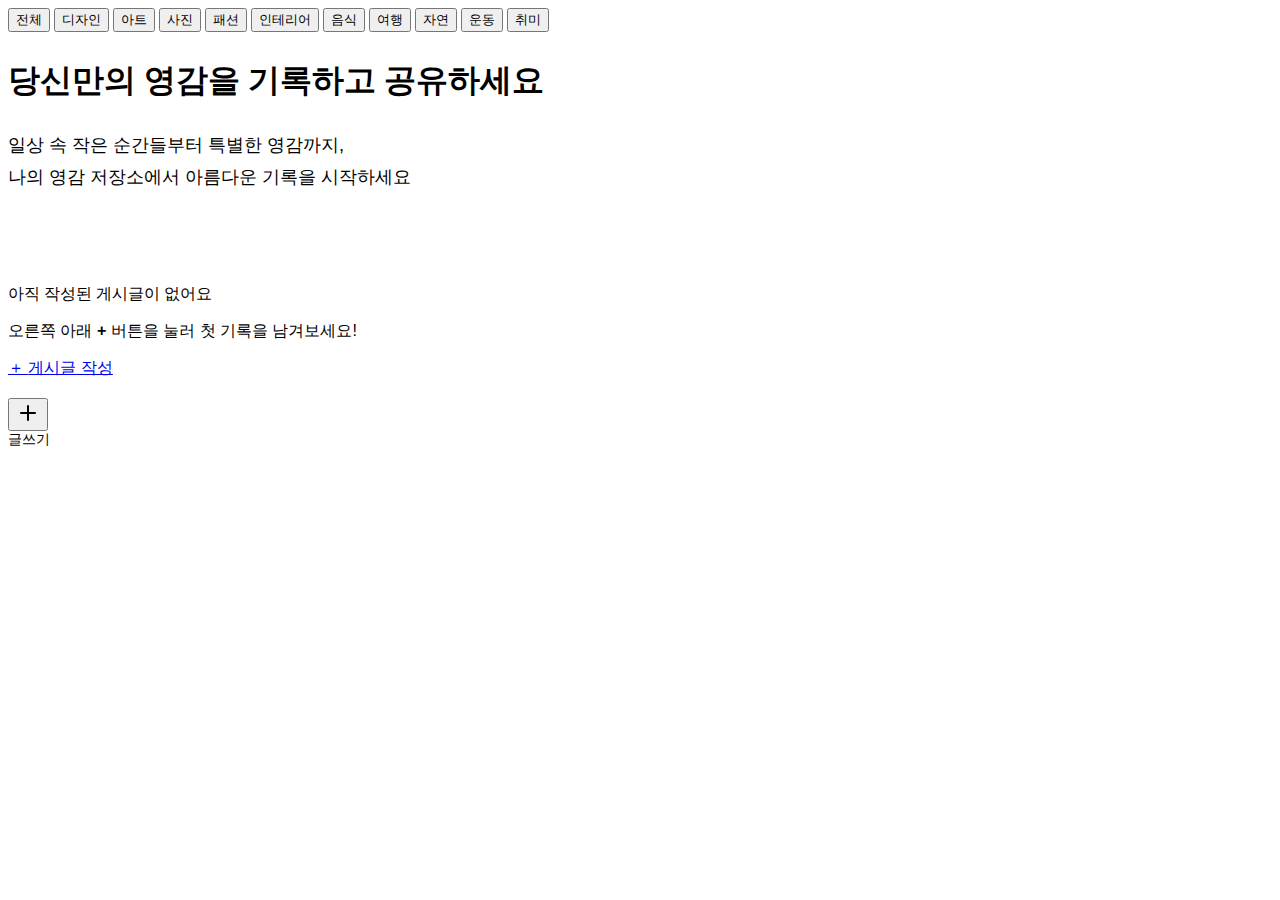
<file: src/main/resources/templates/index.html>
<!DOCTYPE html>
<html xmlns:th="http://www.thymeleaf.org" lang="ko">
<head th:replace="~{layout/header :: head}"></head>

<body class="min-h-screen bg-white">
<div th:replace="~{layout/header :: header}"></div>

<!-- ✅ 카테고리 바 (sticky 제거: 스크롤 내려도 따라오지 않음) -->
<div class="bg-white border-b border-[#E8D5C4]/30">
    <div class="max-w-[1800px] mx-auto px-6 py-4">
        <div class="flex gap-3 overflow-x-auto scrollbar-hide scroll-smooth">
            <button onclick="setActiveCategory('전체')"
                    class="category-btn flex-shrink-0 px-6 py-2 rounded-full transition-all duration-300 cursor-pointer bg-[#D4C4B0] text-white"
                    style="font-family: 'Noto Sans KR', sans-serif;"
                    data-category="전체">전체</button>

            <button onclick="setActiveCategory('디자인')"
                    class="category-btn flex-shrink-0 px-6 py-2 rounded-full transition-all duration-300 cursor-pointer bg-[#F9F6F1] text-[#8B7355] hover:bg-[#F0EBE3]"
                    style="font-family: 'Noto Sans KR', sans-serif;"
                    data-category="디자인">디자인</button>

            <button onclick="setActiveCategory('아트')"
                    class="category-btn flex-shrink-0 px-6 py-2 rounded-full transition-all duration-300 cursor-pointer bg-[#F9F6F1] text-[#8B7355] hover:bg-[#F0EBE3]"
                    style="font-family: 'Noto Sans KR', sans-serif;"
                    data-category="아트">아트</button>

            <button onclick="setActiveCategory('사진')"
                    class="category-btn flex-shrink-0 px-6 py-2 rounded-full transition-all duration-300 cursor-pointer bg-[#F9F6F1] text-[#8B7355] hover:bg-[#F0EBE3]"
                    style="font-family: 'Noto Sans KR', sans-serif;"
                    data-category="사진">사진</button>

            <button onclick="setActiveCategory('패션')"
                    class="category-btn flex-shrink-0 px-6 py-2 rounded-full transition-all duration-300 cursor-pointer bg-[#F9F6F1] text-[#8B7355] hover:bg-[#F0EBE3]"
                    style="font-family: 'Noto Sans KR', sans-serif;"
                    data-category="패션">패션</button>

            <button onclick="setActiveCategory('인테리어')"
                    class="category-btn flex-shrink-0 px-6 py-2 rounded-full transition-all duration-300 cursor-pointer bg-[#F9F6F1] text-[#8B7355] hover:bg-[#F0EBE3]"
                    style="font-family: 'Noto Sans KR', sans-serif;"
                    data-category="인테리어">인테리어</button>

            <button onclick="setActiveCategory('음식')"
                    class="category-btn flex-shrink-0 px-6 py-2 rounded-full transition-all duration-300 cursor-pointer bg-[#F9F6F1] text-[#8B7355] hover:bg-[#F0EBE3]"
                    style="font-family: 'Noto Sans KR', sans-serif;"
                    data-category="음식">음식</button>

            <button onclick="setActiveCategory('여행')"
                    class="category-btn flex-shrink-0 px-6 py-2 rounded-full transition-all duration-300 cursor-pointer bg-[#F9F6F1] text-[#8B7355] hover:bg-[#F0EBE3]"
                    style="font-family: 'Noto Sans KR', sans-serif;"
                    data-category="여행">여행</button>

            <button onclick="setActiveCategory('자연')"
                    class="category-btn flex-shrink-0 px-6 py-2 rounded-full transition-all duration-300 cursor-pointer bg-[#F9F6F1] text-[#8B7355] hover:bg-[#F0EBE3]"
                    style="font-family: 'Noto Sans KR', sans-serif;"
                    data-category="자연">자연</button>

            <button onclick="setActiveCategory('운동')"
                    class="category-btn flex-shrink-0 px-6 py-2 rounded-full transition-all duration-300 cursor-pointer bg-[#F9F6F1] text-[#8B7355] hover:bg-[#F0EBE3]"
                    style="font-family: 'Noto Sans KR', sans-serif;"
                    data-category="운동">운동</button>

            <button onclick="setActiveCategory('취미')"
                    class="category-btn flex-shrink-0 px-6 py-2 rounded-full transition-all duration-300 cursor-pointer bg-[#F9F6F1] text-[#8B7355] hover:bg-[#F0EBE3]"
                    style="font-family: 'Noto Sans KR', sans-serif;"
                    data-category="취미">취미</button>
        </div>
    </div>
</div>

<!-- ✅ 히어로 영역 -->
<div class="bg-gradient-to-b from-[#F9F6F1] to-white border-b border-[#E8D5C4]/30 relative">
    <div class="max-w-[1800px] mx-auto px-6 py-16 text-center">
        <h2 class="text-[#8B7355] mb-4"
            style="font-family: 'Playfair Display', serif; font-size: 2rem; font-weight: 600;">
            당신만의 영감을 기록하고 공유하세요
        </h2>
        <p class="text-[#A89080] max-w-2xl mx-auto"
           style="font-family: 'Noto Sans KR', sans-serif; font-size: 1.125rem; line-height: 1.8;">
            일상 속 작은 순간들부터 특별한 영감까지,<br />
            나의 영감 저장소에서 아름다운 기록을 시작하세요
        </p>
    </div>
    <div class="absolute bottom-0 left-0 right-0 h-20 overflow-hidden">
        <svg viewBox="0 0 1800 80" class="w-full h-full" preserveAspectRatio="none" style="display: block;">
            <path d="M 0,80 Q 900,0 1800,80 L 1800,80 L 0,80 Z" fill="white" />
        </svg>
    </div>
</div>

<main class="max-w-[1800px] mx-auto px-6 py-12">

    <!-- ✅ 게시글 없을 때(서버 렌더링) -->
    <div th:if="${posts == null or posts.isEmpty()}" class="text-center py-24">
        <p class="text-2xl font-semibold text-[#5A4D41]" style="font-family: 'Playfair Display', serif;">
            아직 작성된 게시글이 없어요
        </p>
        <p class="mt-3 text-[#8B7355]" style="font-family: 'Noto Sans KR', sans-serif;">
            오른쪽 아래 <b>+</b> 버튼을 눌러 첫 기록을 남겨보세요!
        </p>

        <div class="mt-8">
            <a href="/posts/create"
               class="inline-flex items-center gap-2 px-6 py-3 rounded-2xl bg-[#D4C4B0] text-white hover:bg-[#C9B5A0] transition"
               style="font-family: 'Noto Sans KR', sans-serif;">
                <span class="text-xl">＋</span>
                <span class="font-medium">게시글 작성</span>
            </a>
        </div>
    </div>

    <!-- ✅ 게시글 있을 때(서버 렌더링) -->
    <div th:if="${posts != null and !posts.isEmpty()}">
        <div id="masonryGrid" class="grid grid-cols-1 sm:grid-cols-2 md:grid-cols-3 lg:grid-cols-4 gap-6">

            <a th:each="post : ${posts}"
               th:if="${post != null and post.id != null}"
               th:href="@{/posts/{id}(id=${post.id})}"
               class="group relative overflow-hidden rounded-2xl cursor-pointer transition-all duration-500 hover:shadow-xl bg-[#F9F6F1] block">

                <img th:src="${post.imageUrl != null and !#strings.isEmpty(post.imageUrl)} ? @{${post.imageUrl}} : 'https://picsum.photos/400/600'"
                     th:alt="${post.title}"
                     class="w-full h-[320px] object-cover transition-transform duration-700 group-hover:scale-105"
                     style="display:block;"
                     onerror="this.onerror=null;this.src='https://picsum.photos/400/600';" />

                <div class="absolute inset-0 bg-gradient-to-t from-black/60 via-black/0 to-black/0 opacity-0 group-hover:opacity-100 transition-opacity duration-300">
                    <div class="absolute bottom-0 left-0 right-0 p-4">
                        <h3 class="text-white"
                            style="font-family: 'Noto Sans KR', sans-serif; font-weight: 600;"
                            th:text="${post.title}"></h3>
                    </div>
                </div>
            </a>

        </div>

        <div id="loadingIndicator" class="hidden flex justify-center items-center py-12">
            <div class="w-8 h-8 border-4 border-[#E8D5C4] border-t-[#D4C4B0] rounded-full animate-spin"></div>
        </div>
    </div>
</main>

<!-- ✅ 우하단 글쓰기 버튼 (이제 navigateToCreate 정의됨) -->
<div class="fixed bottom-8 right-8 z-50 group">
    <button type="button"
            onclick="navigateToCreate()"
            class="w-[100px] h-[100px] bg-[#D4C4B0] text-white rounded-full shadow-2xl hover:bg-[#C9B5A0] hover:scale-110 transition-all duration-300 flex items-center justify-center cursor-pointer"
            aria-label="Add new inspiration">
        <svg class="w-10 h-10 group-hover:rotate-90 transition-transform duration-300"
             xmlns="http://www.w3.org/2000/svg" width="24" height="24" viewBox="0 0 24 24"
             fill="none" stroke="currentColor" stroke-width="2" stroke-linecap="round" stroke-linejoin="round">
            <line x1="12" y1="5" x2="12" y2="19"></line>
            <line x1="5" y1="12" x2="19" y2="12"></line>
        </svg>
    </button>
    <div class="absolute bottom-full mb-4 left-1/2 -translate-x-1/2 px-4 py-2 bg-[#8B7355] text-white rounded-lg opacity-0 group-hover:opacity-100 transition-opacity pointer-events-none whitespace-nowrap"
         style="font-family: 'Noto Sans KR', sans-serif; font-size: 0.875rem;">
        글쓰기
    </div>
</div>

<!-- ✅ header에서 모달/공통스크립트 호출 -->
<div th:replace="~{layout/header :: searchModal}"></div>
<script th:replace="~{layout/header :: commonScript}"></script>

<!-- ✅ index 전용: 카테고리/무한스크롤 -->
<script th:inline="none">
    let currentPage = 1;
    let isLoading = false;
    let hasMore = true;
    let activeCategory = '전체';

    // ✅ 우하단 + 버튼 동작 (에러 해결 핵심)
    function navigateToCreate() {
        window.location.href = '/posts/create';
    }

    function escapeHtml(str) {
        return String(str ?? '')
            .replace(/&/g, '&amp;')
            .replace(/</g, '&lt;')
            .replace(/>/g, '&gt;')
            .replace(/"/g, '&quot;')
            .replace(/'/g, '&#39;');
    }

    // ✅ 카테고리/검색 결과 "게시글 없음" UI(작성 버튼 포함)
    function renderEmptyStateWithCta() {
        const masonryGrid = document.getElementById('masonryGrid');
        if (!masonryGrid) return;

        masonryGrid.innerHTML = `
            <div class="col-span-full text-center py-24">
                <p class="text-2xl font-semibold text-[#5A4D41]" style="font-family:'Playfair Display', serif;">
                    아직 작성된 게시글이 없어요
                </p>
                <p class="mt-3 text-[#8B7355]" style="font-family:'Noto Sans KR', sans-serif;">
                    오른쪽 아래 <b>+</b> 버튼을 눌러 첫 기록을 남겨보세요!
                </p>

                <div class="mt-8">
                    <a href="/posts/create"
                       class="inline-flex items-center gap-2 px-6 py-3 rounded-2xl bg-[#D4C4B0] text-white hover:bg-[#C9B5A0] transition"
                       style="font-family:'Noto Sans KR', sans-serif;">
                        <span class="text-xl">＋</span>
                        <span class="font-medium">게시글 작성</span>
                    </a>
                </div>
            </div>
        `;
    }

    function setActiveCategory(category) {
        activeCategory = category;

        document.querySelectorAll('.category-btn').forEach(btn => {
            btn.classList.remove('bg-[#D4C4B0]', 'text-white');
            btn.classList.add('bg-[#F9F6F1]', 'text-[#8B7355]', 'hover:bg-[#F0EBE3]');
        });

        const selectedBtn = document.querySelector(`.category-btn[data-category="${category}"]`);
        if (selectedBtn) {
            selectedBtn.classList.remove('bg-[#F9F6F1]', 'text-[#8B7355]', 'hover:bg-[#F0EBE3]');
            selectedBtn.classList.add('bg-[#D4C4B0]', 'text-white');
        }

        currentPage = 1;
        hasMore = true;

        loadPostsByCategory(category);
    }

    function loadPostsByCategory(category) {
        const loadingIndicator = document.getElementById('loadingIndicator');
        if (loadingIndicator) loadingIndicator.classList.remove('hidden');

        axios.get('/api/posts', {
            params: { category: category !== '전체' ? category : null }
        })
            .then(response => {
                const posts = response.data.content || response.data;
                renderPosts(posts);
            })
            .catch(error => console.error('게시물 로드 오류:', error))
            .finally(() => {
                if (loadingIndicator) loadingIndicator.classList.add('hidden');
            });
    }

    function renderPosts(posts) {
        const masonryGrid = document.getElementById('masonryGrid');
        if (!masonryGrid) return;

        if (!posts || posts.length === 0) {
            // ✅ 카테고리 필터로 0개가 되어도 검색 결과처럼 "작성 CTA" 보이게
            renderEmptyStateWithCta();
            return;
        }

        masonryGrid.innerHTML = posts
            .filter(p => p && p.id != null)
            .map(post => {
                const title = escapeHtml(post.title || '');
                const imageUrl = (post.imageUrl && post.imageUrl.trim())
                    ? post.imageUrl
                    : 'https://picsum.photos/400/600';

                return `
                    <a href="/posts/${post.id}"
                       class="group relative overflow-hidden rounded-2xl cursor-pointer transition-all duration-500 hover:shadow-xl bg-[#F9F6F1] block">
                        <img src="${imageUrl}"
                             alt="${title}"
                             class="w-full h-[320px] object-cover transition-transform duration-700 group-hover:scale-105"
                             style="display:block;"
                             onerror="this.onerror=null;this.src='https://picsum.photos/400/600';" />
                        <div class="absolute inset-0 bg-gradient-to-t from-black/60 via-black/0 to-black/0 opacity-0 group-hover:opacity-100 transition-opacity duration-300">
                            <div class="absolute bottom-0 left-0 right-0 p-4">
                                <h3 class="text-white" style="font-family:'Noto Sans KR', sans-serif; font-weight:600;">
                                    ${title}
                                </h3>
                            </div>
                        </div>
                    </a>
                `;
            }).join('');
    }

    function loadMorePosts() {
        if (isLoading || !hasMore) return;

        isLoading = true;
        const loadingIndicator = document.getElementById('loadingIndicator');
        if (loadingIndicator) loadingIndicator.classList.remove('hidden');

        axios.get('/api/posts', {
            params: {
                page: currentPage + 1,
                category: activeCategory !== '전체' ? activeCategory : null
            }
        })
            .then(response => {
                const posts = response.data.content || response.data;
                if (!posts || posts.length === 0) {
                    hasMore = false;
                } else {
                    currentPage++;
                    appendPosts(posts);
                }
            })
            .catch(error => console.error('추가 게시물 로드 오류:', error))
            .finally(() => {
                isLoading = false;
                if (loadingIndicator) loadingIndicator.classList.add('hidden');
            });
    }

    function appendPosts(posts) {
        const masonryGrid = document.getElementById('masonryGrid');
        if (!masonryGrid) return;

        const postsHTML = (posts || [])
            .filter(p => p && p.id != null)
            .map(post => {
                const title = escapeHtml(post.title || '');
                const imageUrl = (post.imageUrl && post.imageUrl.trim())
                    ? post.imageUrl
                    : 'https://picsum.photos/400/600';

                return `
                    <a href="/posts/${post.id}"
                       class="group relative overflow-hidden rounded-2xl cursor-pointer transition-all duration-500 hover:shadow-xl bg-[#F9F6F1] block">
                        <img src="${imageUrl}"
                             alt="${title}"
                             class="w-full h-[320px] object-cover transition-transform duration-700 group-hover:scale-105"
                             style="display:block;"
                             onerror="this.onerror=null;this.src='https://picsum.photos/400/600';" />
                        <div class="absolute inset-0 bg-gradient-to-t from-black/60 via-black/0 to-black/0 opacity-0 group-hover:opacity-100 transition-opacity duration-300">
                            <div class="absolute bottom-0 left-0 right-0 p-4">
                                <h3 class="text-white" style="font-family:'Noto Sans KR', sans-serif; font-weight:600;">
                                    ${title}
                                </h3>
                            </div>
                        </div>
                    </a>
                `;
            }).join('');

        masonryGrid.insertAdjacentHTML('beforeend', postsHTML);
    }

    window.addEventListener('scroll', function() {
        const scrollPosition = window.innerHeight + window.scrollY;
        const threshold = document.body.offsetHeight - 500;
        if (scrollPosition >= threshold) loadMorePosts();
    });
</script>
</body>
</html>
</file>
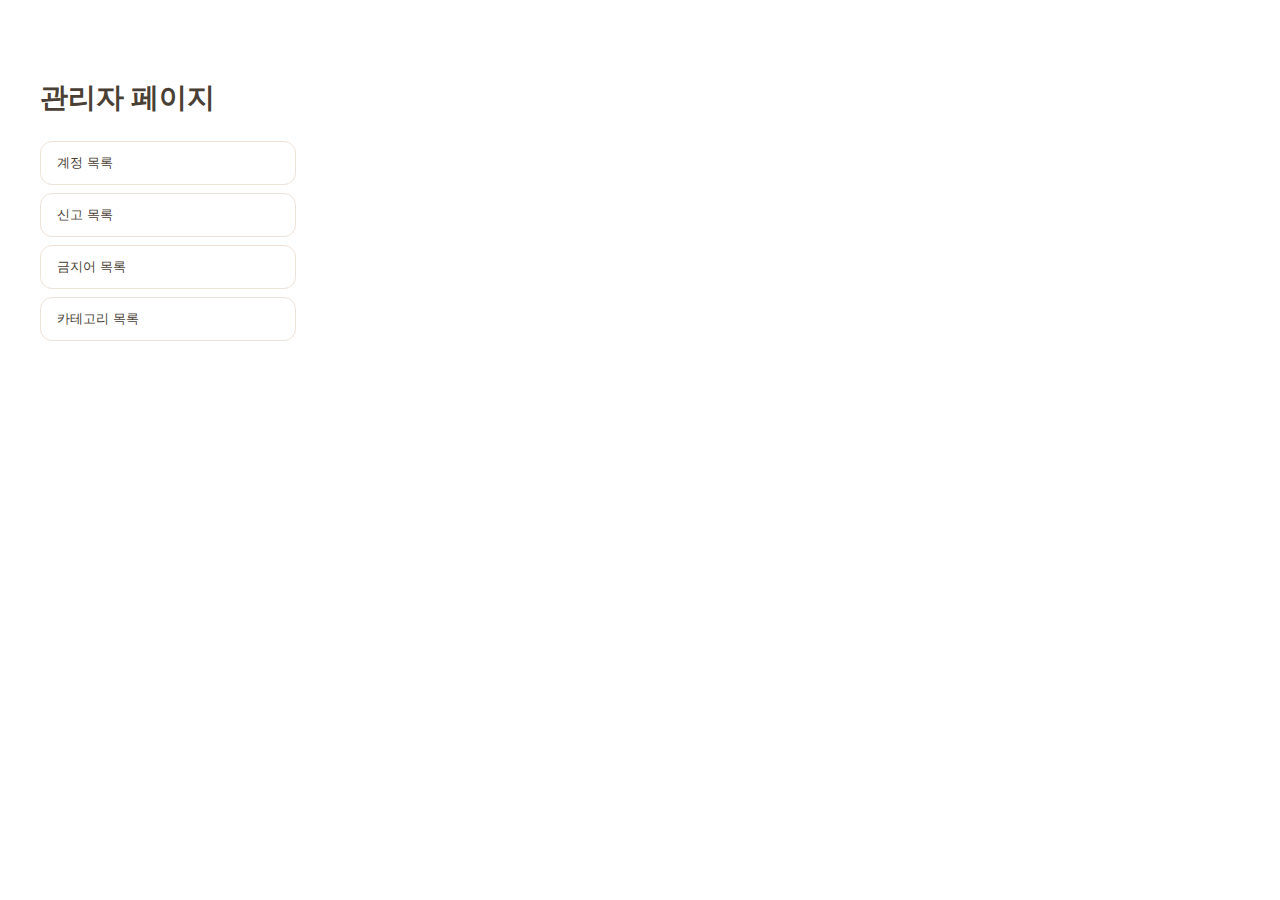
<file: src/main/resources/templates/admin/dashboard.html>
<!DOCTYPE html>
<html xmlns:th="http://www.thymeleaf.org"
      xmlns:sec="http://www.thymeleaf.org/extras/spring-security">
<head>
    <th:block th:replace="~{layout/header :: head}"></th:block>
    <style>
        .admin-container {
            max-width: 1200px;
            margin: 0 auto;
            padding: 3rem 1.5rem;
        }
        .admin-layout {
            display: flex;
            gap: 2rem;
        }
        .admin-sidebar {
            width: 16rem;
            flex-shrink: 0;
        }
        .admin-title {
            font-size: 1.75rem;
            font-weight: 600;
            color: #4a3f35;
            margin-bottom: 1.5rem;
        }
        .admin-menu {
            display: flex;
            flex-direction: column;
            gap: 0.5rem;
        }
        .admin-menu-item {
            display: block;
            width: 100%;
            padding: 0.75rem 1rem;
            text-align: left;
            background: #ffffff;
            border: 1px solid #eee1d5;
            border-radius: 0.75rem;
            cursor: pointer;
            color: #4a3f35;
            text-decoration: none;
        }
        .admin-menu-item.active {
            background: #4a3f35;
            color: white;
        }
        .admin-content {
            flex: 1;
        }
        .content-section {
            display: none;
        }
        .content-section.active {
            display: block;
        }
        .report-item, .word-item, .cat-item, .user-item {
            padding: 1.5rem;
            background: #fdfaf7;
            border: 1px solid #eee1d5;
            border-radius: 0.75rem;
            margin-bottom: 1rem;
        }
    </style>
</head>
<body class="bg-white">
<div th:replace="~{layout/header :: header}"></div>

<main class="admin-container">
    <div class="admin-layout">

        <aside class="admin-sidebar">
            <h2 class="admin-title">관리자 페이지</h2>
            <nav class="admin-menu">
                <button class="admin-menu-item"
                        onclick="showSection('users', event)">
                    계정 목록
                </button>
                <button class="admin-menu-item"
                        onclick="showSection('reports', event)">
                    신고 목록
                </button>
                <button class="admin-menu-item"
                        onclick="showSection('banned', event)">
                    금지어 목록
                </button>
                <button class="admin-menu-item"
                        onclick="showSection('categories', event)">
                    카테고리 목록
                </button>
            </nav>
        </aside>

        <div class="admin-content" id="scrollArea">

            <!--            <section id="users-section" class="content-section active">-->
            <!--                <h3 class="admin-title">계정 목록</h3>-->
            <!--                <div th:each="user : ${memberList}" class="user-item">-->
            <!--                    <div style="display: flex; justify-content: space-between;">-->
            <!--                        <div>-->
            <!--                            <strong th:text="${user.email}"></strong>-->
            <!--                            <p th:text="'이름: ' + ${user.name} + ' | 권한: ' + ${user.role}"-->
            <!--                               style="margin-top: 5px; color: #8a7e72;"></p>-->
            <!--                        </div>-->
            <!--                        <a th:href="@{/admin/user/delete(email=${user.email})}"-->
            <!--                           onclick="return confirm('삭제하시겠습니까?')"-->
            <!--                           style="color:#e74c3c; font-weight:bold;">-->
            <!--                            강퇴-->
            <!--                        </a>-->
            <!--                    </div>-->
            <!--                </div>-->
            <!--            </section>-->

            <section id="users-section" class="content-section">
                <h3 class="admin-title">계정 목록</h3>

                <div th:each="user : ${userList}" class="user-item" style="border-bottom: 1px solid #eee; padding: 10px 0;">
                    <div style="display: flex; justify-content: space-between; align-items: center;">
                        <div>
                            <strong th:text="${user.nickname}" style="font-size: 1.1em;">닉네임</strong>

                            <p style="margin-top: 5px; color: #8a7e72; font-size: 0.9em;">
                                상태: <span th:text="${user.status}"
                                          th:style="${user.status == 'SUSPENDED' ? 'color:#e74c3c; font-weight:bold;' : ''}"></span>

                                <span th:if="${user.suspension_end_date != null}"
                                      th:text="' | 종료일: ' + ${user.suspension_end_date}"></span>
                            </p>
                        </div>


                    </div>
                </div>
            </section>

            <section id="reports-section" class="content-section">
                <h3 class="admin-title">신고 목록</h3>

                <div style="display: flex; gap: 10px; margin-bottom: 25px;">
                    <a th:href="@{/admin/dashboard(section='reports', type='post')}"
                       th:style="${type == 'post' ? 'padding:0.6rem 1.2rem; background:#4a3f35; color:white; border-radius:0.5rem; text-decoration:none;' : 'padding:0.6rem 1.2rem; background:#f5f5f5; color:#4a3f35; border-radius:0.5rem; text-decoration:none; border:1px solid #ddd;'}">
                        📄 게시글 신고
                    </a>
                    <a th:href="@{/admin/dashboard(section='reports', type='comment')}"
                       th:style="${type == 'comment' ? 'padding:0.6rem 1.2rem; background:#4a3f35; color:white; border-radius:0.5rem; text-decoration:none;' : 'padding:0.6rem 1.2rem; background:#f5f5f5; color:#4a3f35; border-radius:0.5rem; text-decoration:none; border:1px solid #ddd;'}">
                        💬 댓글 신고
                    </a>
                </div>

                <div th:if="${type == 'post'}">
                    <h4 style="margin-bottom: 15px; color: #4a3f35;">📄 게시글 신고 내역</h4>
                    <div th:each="report : ${postReportList}" class="report-item">
                        <div style="display: flex; justify-content: space-between;">
                            <strong th:text="'게시글 신고 #' + ${report.reportId}"></strong>
                            <span th:text="${report.status}" style="color: #c33; font-weight: bold;"></span>
                        </div>
                        <p th:text="'사유: ' + ${report.reason}" style="margin-top:0.75rem; color: #8a7e72;"></p>
                        <form th:action="@{/admin/report/process}" method="post" style="margin-top: 1rem;">
                            <input type="hidden" name="reportId" th:value="${report.reportId}">
                            <input type="hidden" name="type" value="post">
                            <button name="action" value="APPROVE" style="padding:0.4rem 0.8rem; background:#4a3f35; color:white; border-radius:0.4rem; border:none; cursor:pointer;">승인(삭제)</button>
                        </form>
                    </div>

                    <div th:if="${postTotalPages > 0}" style="display: flex; justify-content: center; gap: 8px; margin-top: 25px;">
                        <a th:href="@{/admin/dashboard(postPage=${postCurrentPage - 1}, section='reports', type='post')}" th:if="${postCurrentPage > 0}" style="text-decoration: none; color: #4a3f35;">&lt; 이전</a>
                        <span th:each="i : ${#numbers.sequence(0, postTotalPages - 1)}">
                <a th:href="@{/admin/dashboard(postPage=${i}, section='reports', type='post')}" th:text="${i + 1}"
                   th:style="${i == postCurrentPage ? 'font-weight:bold; color:#c33; text-decoration: underline;' : 'text-decoration: none; color: #4a3f35;'}"></a>
            </span>
                        <a th:href="@{/admin/dashboard(postPage=${postCurrentPage + 1}, section='reports', type='post')}" th:if="${postCurrentPage < postTotalPages - 1}" style="text-decoration: none; color: #4a3f35;">다음 &gt;</a>
                    </div>
                </div>

                <div th:if="${type == 'comment'}">
                    <h4 style="margin-bottom: 15px; color: #4a3f35;">💬 댓글 신고 내역</h4>
                    <div th:each="cReport : ${commentReportList}" class="report-item">
                        <div style="display: flex; justify-content: space-between;">
                            <strong th:text="'댓글 신고 #' + ${cReport.reportId}"></strong>
                            <span th:text="${cReport.status}" style="color: #c33; font-weight: bold;"></span>
                        </div>
                        <p th:text="'사유: ' + ${cReport.reason}" style="margin-top:0.75rem; color: #8a7e72;"></p>
                        <form th:action="@{/admin/report/process}" method="post" style="margin-top: 1rem;">
                            <input type="hidden" name="reportId" th:value="${cReport.reportId}">
                            <input type="hidden" name="type" value="comment">
                            <button name="action" value="APPROVE" style="padding:0.4rem 0.8rem; background:#4a3f35; color:white; border-radius:0.4rem; border:none; cursor:pointer;">승인(삭제)</button>
                        </form>
                    </div>

                    <div th:if="${commentTotalPages > 0}" style="display: flex; justify-content: center; gap: 8px; margin-top: 25px;">
                        <a th:href="@{/admin/dashboard(commentPage=${commentCurrentPage - 1}, section='reports', type='comment')}" th:if="${commentCurrentPage > 0}" style="text-decoration: none; color: #4a3f35;">&lt; 이전</a>
                        <span th:each="i : ${#numbers.sequence(0, commentTotalPages - 1)}">
                <a th:href="@{/admin/dashboard(commentPage=${i}, section='reports', type='comment')}" th:text="${i + 1}"
                   th:style="${i == commentCurrentPage ? 'font-weight:bold; color:#c33; text-decoration: underline;' : 'text-decoration: none; color: #4a3f35;'}"></a>
            </span>
                        <a th:href="@{/admin/dashboard(commentPage=${commentCurrentPage + 1}, section='reports', type='comment')}" th:if="${commentCurrentPage < commentTotalPages - 1}" style="text-decoration: none; color: #4a3f35;">다음 &gt;</a>
                    </div>
                </div>
            </section>
            <!--            <section id="banned-section" class="content-section">-->
            <!--                <h3 class="admin-title">금지어 목록</h3>-->
            <!--                <a th:href="@{/admin/register(type='word')}"-->
            <!--                   style="display:inline-block; margin-bottom:1.5rem; color:#4a3f35; font-weight:bold;">-->
            <!--                    + 금지어 추가-->
            <!--                </a>-->
            <!--                <div th:each="word : ${wordList}"-->
            <!--                     class="word-item"-->
            <!--                     style="display:flex; justify-content:space-between;">-->
            <!--                    <span th:text="${word.word}"></span>-->
            <!--                    <div>-->
            <!--                        <a th:href="@{/admin/modify(type='word', id=${word.forbiddenwordId})}"-->
            <!--                           style="margin-right:10px; color:#4a3f35;">수정</a>-->
            <!--                        <a th:href="@{/admin/delete(type='word', id=${word.forbiddenwordId})}"-->
            <!--                           onclick="return confirm('삭제')"-->
            <!--                           style="color:#e74c3c;">삭제</a>-->
            <!--                    </div>-->
            <!--                </div>-->
            <!--            </section>-->

            <!--            <section id="categories-section" class="content-section">-->
            <!--                <h3 class="admin-title">카테고리 목록</h3>-->
            <!--                <a th:href="@{/admin/register(type='category')}"-->
            <!--                   style="display:inline-block; margin-bottom:1.5rem; color:#4a3f35; font-weight:bold;">-->
            <!--                    + 카테고리 추가-->
            <!--                </a>-->
            <!--                <div th:each="cat : ${categoryList}"-->
            <!--                     class="cat-item"-->
            <!--                     style="display:flex; justify-content:space-between;">-->
            <!--                    <span th:text="${cat.categoryName}"></span>-->
            <!--                    <div>-->
            <!--                        <a th:href="@{/admin/modify(type='category', id=${cat.categoryId})}"-->
            <!--                           style="margin-right:10px; color:#4a3f35;">수정</a>-->
            <!--                        <a th:href="@{/admin/delete(type='category', id=${cat.categoryId})}"-->
            <!--                           onclick="return confirm('삭제')"-->
            <!--                           style="color:#e74c3c;">삭제</a>-->
            <!--                    </div>-->
            <!--                </div>-->
            <!--            </section>-->

            <section id="banned-section" class="content-section">
                <h3 class="admin-title">금지어 목록</h3>
                <a th:href="@{/admin/register(type='word')}"
                   style="display:inline-block; margin-bottom:1.5rem; color:#4a3f35; font-weight:bold;">
                    + 금지어 추가
                </a>

                <div th:each="word : ${wordList}"
                     class="word-item"
                     style="display:flex; justify-content:space-between;">
                    <span th:text="${word.word}"></span>
                    <div>
                        <a th:href="@{/admin/modify(type='word', id=${word.forbiddenwordId})}"
                           style="margin-right:10px; color:#4a3f35;">수정</a>
                        <a th:href="@{/admin/delete(type='word', id=${word.forbiddenwordId})}"
                           onclick="return confirm('삭제')"
                           style="color:#e74c3c;">삭제</a>
                    </div>
                </div>

                <div th:if="${wordTotalPages > 0}" style="display: flex; justify-content: center; gap: 8px; margin-top: 25px;">
                    <a th:href="@{/admin/dashboard(wordPage=${wordCurrentPage - 1}, section='banned')}"
                       th:if="${wordCurrentPage > 0}" style="text-decoration: none; color: #4a3f35;">&lt; 이전</a>

                    <span th:each="i : ${#numbers.sequence(0, wordTotalPages - 1)}">
            <a th:href="@{/admin/dashboard(wordPage=${i}, section='banned')}" th:text="${i + 1}"
               th:style="${i == wordCurrentPage ? 'font-weight:bold; color:#c33; text-decoration: underline;' : 'text-decoration: none; color: #4a3f35;'}"></a>
        </span>

                    <a th:href="@{/admin/dashboard(wordPage=${wordCurrentPage + 1}, section='banned')}"
                       th:if="${wordCurrentPage < wordTotalPages - 1}" style="text-decoration: none; color: #4a3f35;">다음 &gt;</a>
                </div>
            </section>

            <section id="categories-section" class="content-section">
                <h3 class="admin-title">카테고리 목록</h3>
                <a th:href="@{/admin/register(type='category')}"
                   style="display:inline-block; margin-bottom:1.5rem; color:#4a3f35; font-weight:bold;">
                    + 카테고리 추가
                </a>

                <div th:each="cat : ${categoryList}"
                     class="cat-item"
                     style="display:flex; justify-content:space-between;">
                    <span th:text="${cat.categoryName}"></span>
                    <div>
                        <a th:href="@{/admin/modify(type='category', id=${cat.categoryId})}"
                           style="margin-right:10px; color:#4a3f35;">수정</a>
                        <a th:href="@{/admin/delete(type='category', id=${cat.categoryId})}"
                           onclick="return confirm('삭제')"
                           style="color:#e74c3c;">삭제</a>
                    </div>
                </div>

                <div th:if="${catTotalPages > 0}" style="display: flex; justify-content: center; gap: 8px; margin-top: 25px;">
                    <a th:href="@{/admin/dashboard(catPage=${catCurrentPage - 1}, section='categories')}"
                       th:if="${catCurrentPage > 0}" style="text-decoration: none; color: #4a3f35;">&lt; 이전</a>

                    <span th:each="i : ${#numbers.sequence(0, catTotalPages - 1)}">
            <a th:href="@{/admin/dashboard(catPage=${i}, section='categories')}" th:text="${i + 1}"
               th:style="${i == catCurrentPage ? 'font-weight:bold; color:#c33; text-decoration: underline;' : 'text-decoration: none; color: #4a3f35;'}"></a>
        </span>

                    <a th:href="@{/admin/dashboard(catPage=${catCurrentPage + 1}, section='categories')}"
                       th:if="${catCurrentPage < catTotalPages - 1}" style="text-decoration: none; color: #4a3f35;">다음 &gt;</a>
                </div>
            </section>

        </div>
    </div>
</main>

<!--<script th:inline="javascript">-->
<!--    // 탭 전환 함수-->
<!--    function showSection(sectionId, event) {-->
<!--        // 모든 섹션 숨기기-->
<!--        document.querySelectorAll('.content-section')-->
<!--            .forEach(s => s.classList.remove('active'));-->

<!--        // 선택한 섹션만 보이기-->
<!--        const targetSection = document.getElementById(sectionId + '-section');-->
<!--        if (targetSection) {-->
<!--            targetSection.classList.add('active');-->
<!--        }-->

<!--        // 모든 버튼 비활성화-->
<!--        document.querySelectorAll('.admin-menu-item')-->
<!--            .forEach(item => item.classList.remove('active'));-->

<!--        // 클릭된 버튼만 활성화-->
<!--        if(event && event.currentTarget) {-->
<!--            event.currentTarget.classList.add('active');-->
<!--        }-->
<!--    }-->

<!--    // 페이지 로드 시 실행-->
<!--    window.onload = function() {-->
<!--        // 1. [추가] 중복 오류 메시지 알림 처리-->
<!--        const errorMsg = [[${error}]];-->
<!--        if (errorMsg) {-->
<!--            alert(errorMsg); // "이미 존재하는 카테고리입니다" 등의 메시지 출력-->
<!--        }-->

<!--        // 2. [추가] 일반 처리 완료 메시지 (선택 사항)-->
<!--        const result = [[${result}]];-->
<!--        if (result === 'success') {-->
<!--            alert("정상적으로 등록되었습니다.");-->
<!--        }-->

<!--        // 3. 기존 탭 유지 로직-->
<!--        const urlParams = new URLSearchParams(window.location.search);-->
<!--        const section = urlParams.get('section');-->

<!--        if (section) {-->
<!--            showSection(section);-->

<!--            document.querySelectorAll('.admin-menu-item').forEach(btn => {-->
<!--                const onclickAttr = btn.getAttribute('onclick');-->
<!--                if (onclickAttr && onclickAttr.includes("'" + section + "'")) {-->
<!--                    btn.classList.add('active');-->
<!--                } else {-->
<!--                    btn.classList.remove('active');-->
<!--                }-->
<!--            });-->
<!--        }-->
<!--    };-->
<!--</script>-->

<script th:inline="javascript">
    function showSection(sectionId, event) {
        // 1. 모든 섹션 숨기기
        document.querySelectorAll('.content-section').forEach(s => {
            s.classList.remove('active');
            s.style.display = 'none'; // 확실하게 숨김
        });

        // 2. 선택한 섹션만 보이기
        const targetSection = document.getElementById(sectionId + '-section');
        if (targetSection) {
            targetSection.classList.add('active');
            targetSection.style.display = 'block'; // 확실하게 표시
        }

        // 3. 버튼 활성화 상태 변경
        document.querySelectorAll('.admin-menu-item').forEach(item => item.classList.remove('active'));

        // 클릭 이벤트가 있으면 해당 버튼 활성화, 없으면 ID로 찾아서 활성화
        if(event && event.currentTarget) {
            event.currentTarget.classList.add('active');
        } else {
            const buttons = document.querySelectorAll('.admin-menu-item');
            buttons.forEach(btn => {
                if (btn.getAttribute('onclick') && btn.getAttribute('onclick').includes("'" + sectionId + "'")) {
                    btn.classList.add('active');
                }
            });
        }
    }

    window.onload = function() {
        // [순서 중요!] 1. 섹션을 먼저 화면에 그립니다.
        const urlParams = new URLSearchParams(window.location.search);
        const section = urlParams.get('section') || 'users';
        showSection(section);

        // [순서 중요!] 2. 섹션이 보이고 난 뒤에 알림창을 띄웁니다.
        const errorMsg = [[${error}]];
        if (errorMsg) {
            // setTimeout을 써서 브라우저가 화면을 그릴 시간을 줍니다.
            setTimeout(() => {
                alert(errorMsg);
            }, 100);
        }

        const result = [[${result}]];
        if (result === 'success') {
            setTimeout(() => {
                alert("정상적으로 처리되었습니다.");
            }, 100);
        }
    };
</script>
</body>
</html>
</file>
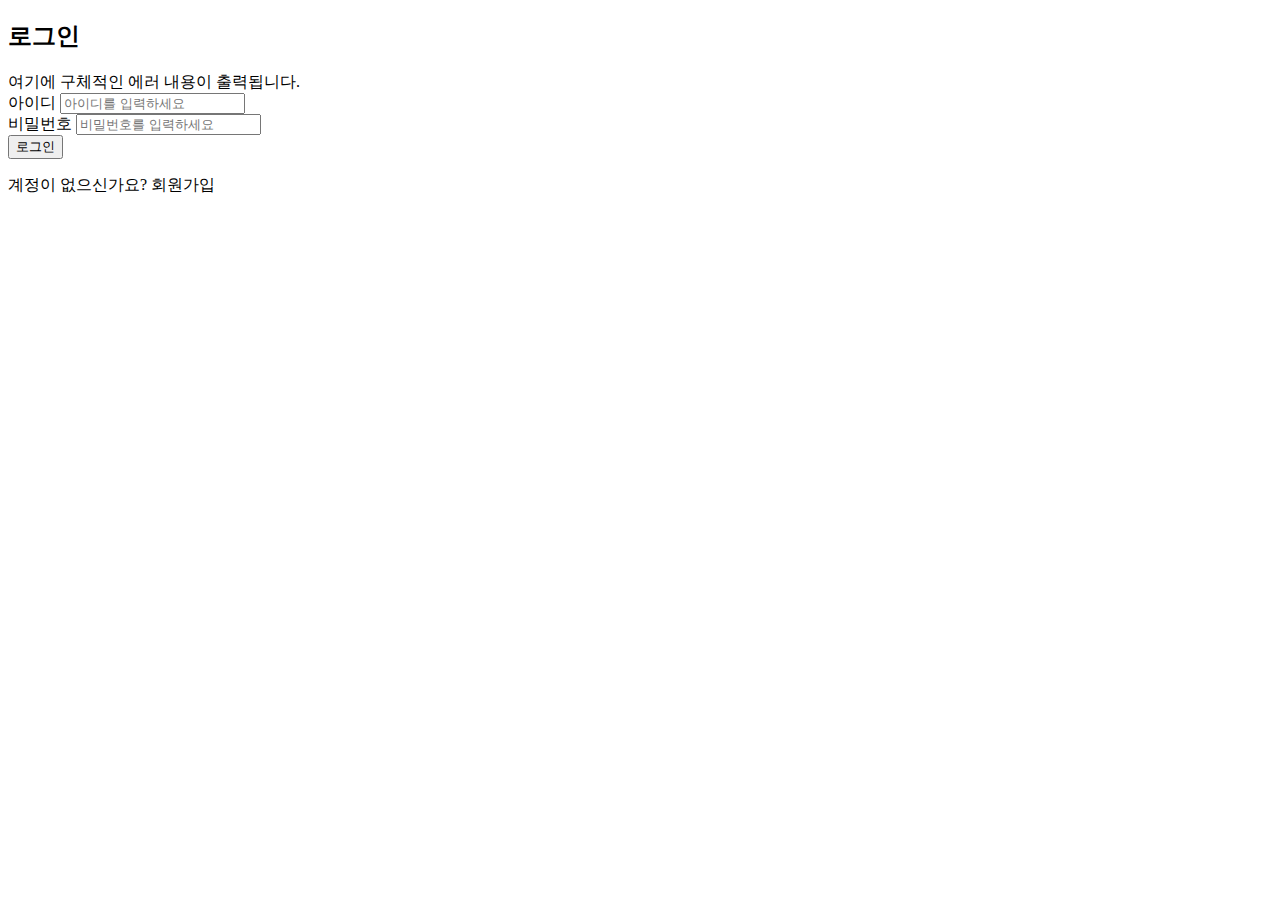
<file: src/main/resources/templates/user/login.html>
<!DOCTYPE html>
<html xmlns:th="http://www.thymeleaf.org">
<head>
    <th:block th:replace="~{layout/header :: head}"></th:block>
    <title>로그인 - 나의 스티커 다이어리</title>
</head>
<body class="bg-[#F9F6F1]"> <div th:replace="~{layout/header :: header}"></div>

<div class="flex items-center justify-center min-h-[calc(100vh-72px)]">
    <div class="w-full max-w-md p-8 bg-white rounded-2xl shadow-sm border border-[#E8D5C4]/30">
        <h2 class="text-3xl font-serif text-[#5A4D41] text-center mb-8" style="font-family: 'Playfair Display', serif;">로그인</h2>

        <div class="mb-4 p-3 bg-red-50 text-red-500 text-sm rounded-lg border border-red-100" th:if="${errorMessage}">
            <i class="fas fa-exclamation-circle mr-1"></i>
            <span th:text="${errorMessage}">여기에 구체적인 에러 내용이 출력됩니다.</span>
        </div>

        <form th:action="@{/user/login}" method="post" class="space-y-6">
            <div>
                <label class="block text-sm font-medium text-[#8B7355] mb-1">아이디</label>
                <input type="text" name="username" required
                       class="w-full px-4 py-3 rounded-xl border border-[#E8D5C4] focus:ring-2 focus:ring-[#D4C4B0] focus:border-transparent outline-none transition-all"
                       placeholder="아이디를 입력하세요">
            </div>

            <div>
                <label class="block text-sm font-medium text-[#8B7355] mb-1">비밀번호</label>
                <input type="password" name="password" required
                       class="w-full px-4 py-3 rounded-xl border border-[#E8D5C4] focus:ring-2 focus:ring-[#D4C4B0] focus:border-transparent outline-none transition-all"
                       placeholder="비밀번호를 입력하세요">
            </div>

            <button type="submit" class="w-full py-4 bg-[#D4C4B0] text-white rounded-xl font-medium hover:bg-[#C9B5A0] transition-colors shadow-lg shadow-[#D4C4B0]/20">
                로그인
            </button>
        </form>

        <div class="mt-8 text-center text-[#A89080]">
            <p>계정이 없으신가요? <a th:href="@{/user/signup}" class="text-[#8B7355] font-semibold underline underline-offset-4">회원가입</a></p>
        </div>
    </div>
</div>

<div th:replace="~{layout/header :: searchModal}"></div>
<div th:replace="~{layout/header :: commonScript}"></div>
</body>
</html>
<!--user/signup.html (회원가입)-->
<!--위치: src/main/resources/templates/user/signup.html-->

<!--<!DOCTYPE html>-->
<!--<html xmlns:th="http://www.thymeleaf.org">-->
<!--<head th:replace="~{layout/header :: header}"></head>-->
<!--<body class="auth-page">-->
<!--<div class="auth-container">-->
<!--    <div class="auth-box">-->
<!--        <h1 class="auth-logo"><a th:href="@{/static}">나의 영감 저장소</a></h1>-->
<!--        <h2>회원가입</h2>-->

<!--        &lt;!&ndash; 에러 메시지 &ndash;&gt;-->
<!--        <div class="alert alert-error" th:if="${error}" th:text="${error}"></div>-->

<!--        <form th:action="@{/templates/user/signup}" method="post" id="signupForm">-->
<!--            <div class="form-group">-->
<!--                <label for="username">아이디 *</label>-->
<!--                <input type="text" id="username" name="username" required-->
<!--                       placeholder="아이디를 입력하세요" minlength="3" maxlength="20">-->
<!--                <p class="help-text" id="usernameCheck"></p>-->
<!--            </div>-->

<!--            <div class="form-group">-->
<!--                <label for="password">비밀번호 *</label>-->
<!--                <input type="password" id="password" name="password" required-->
<!--                       placeholder="비밀번호를 입력하세요" minlength="6">-->
<!--            </div>-->

<!--            <div class="form-group">-->
<!--                <label for="passwordConfirm">비밀번호 확인 *</label>-->
<!--                <input type="password" id="passwordConfirm" required-->
<!--                       placeholder="비밀번호를 다시 입력하세요">-->
<!--                <p class="help-text" id="passwordCheck"></p>-->
<!--            </div>-->

<!--            <div class="form-group">-->
<!--                <label for="email">이메일 *</label>-->
<!--                <input type="email" id="email" name="email" required-->
<!--                       placeholder="이메일을 입력하세요">-->
<!--                <p class="help-text" id="emailCheck"></p>-->
<!--            </div>-->

<!--            <button type="submit" class="btn-auth">회원가입</button>-->
<!--        </form>-->

<!--        <div class="auth-footer">-->
<!--            <p>이미 계정이 있으신가요? <a th:href="@{/templates/user/login}">로그인</a></p>-->
<!--        </div>-->
<!--    </div>-->
<!--</div>-->

<!--<script th:src="@{/js/main.js}"></script>-->
<!--</body>-->
<!--</html>-->
</file>
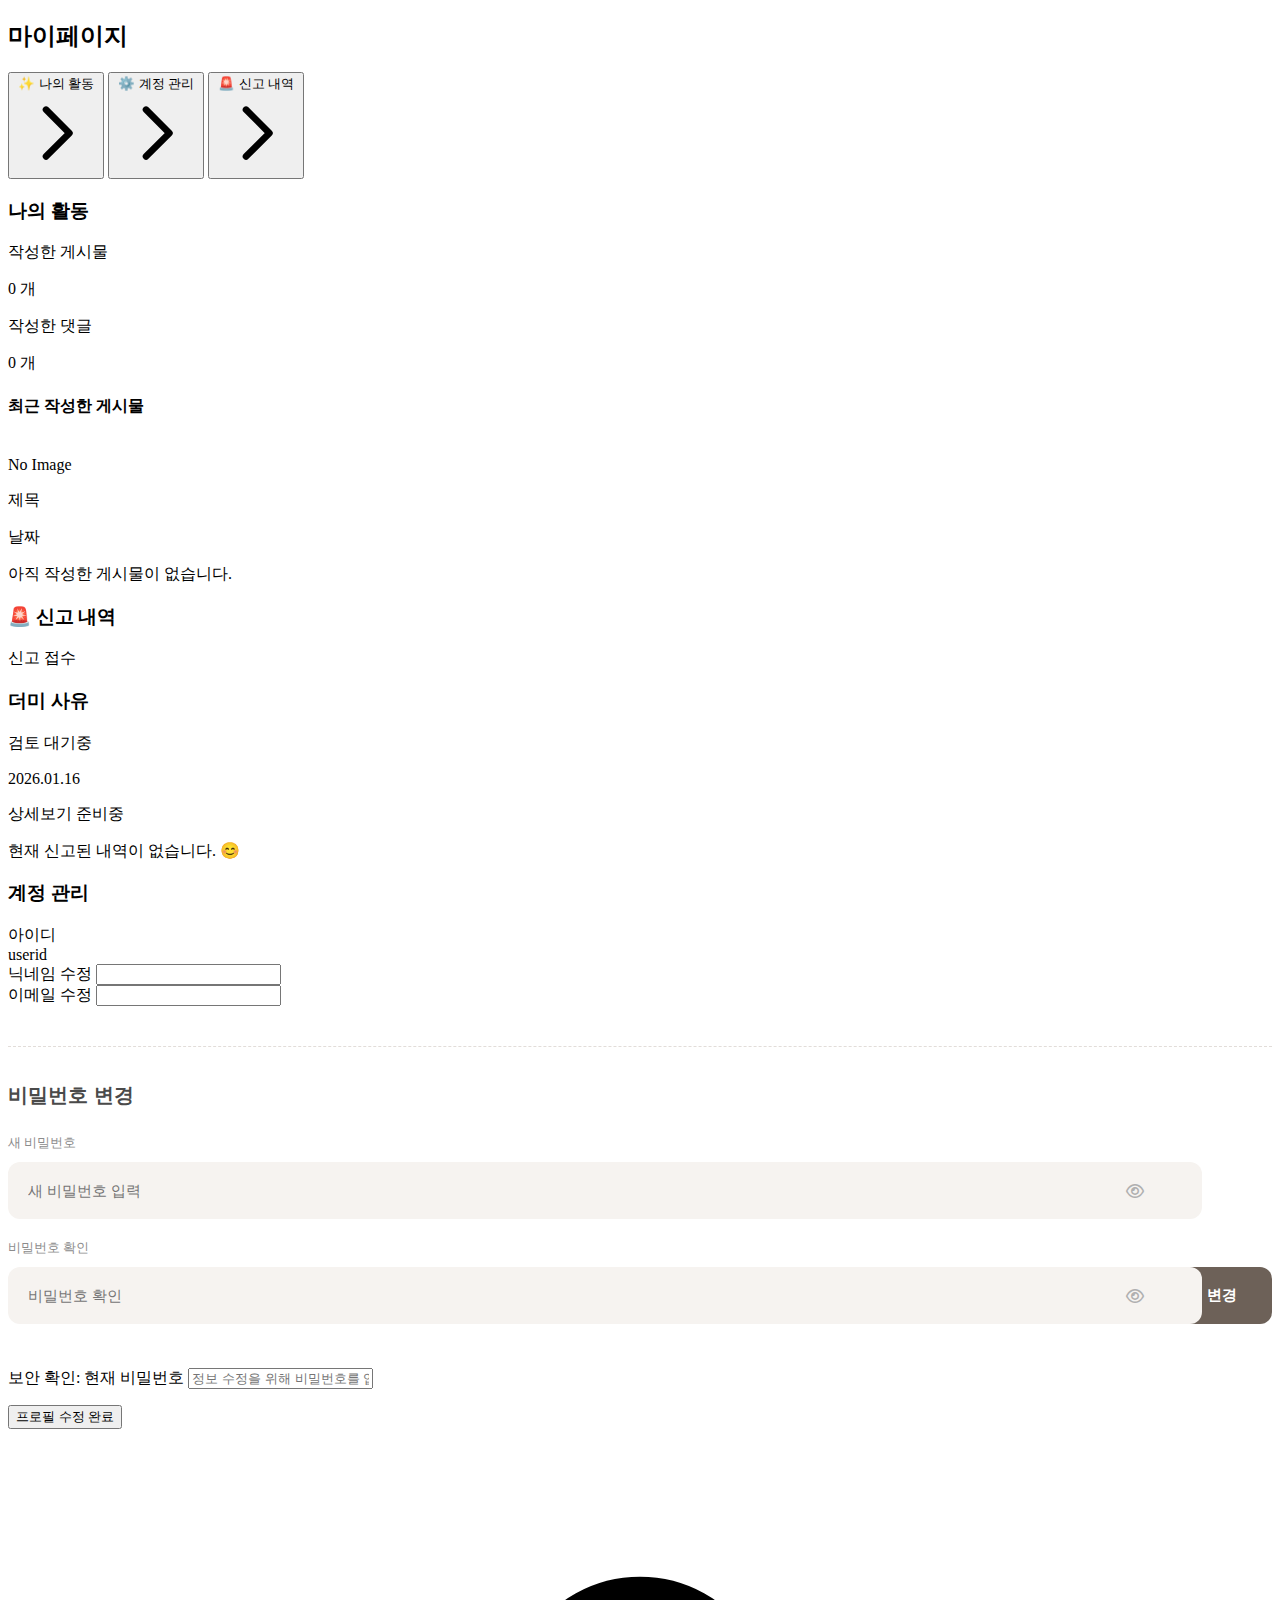
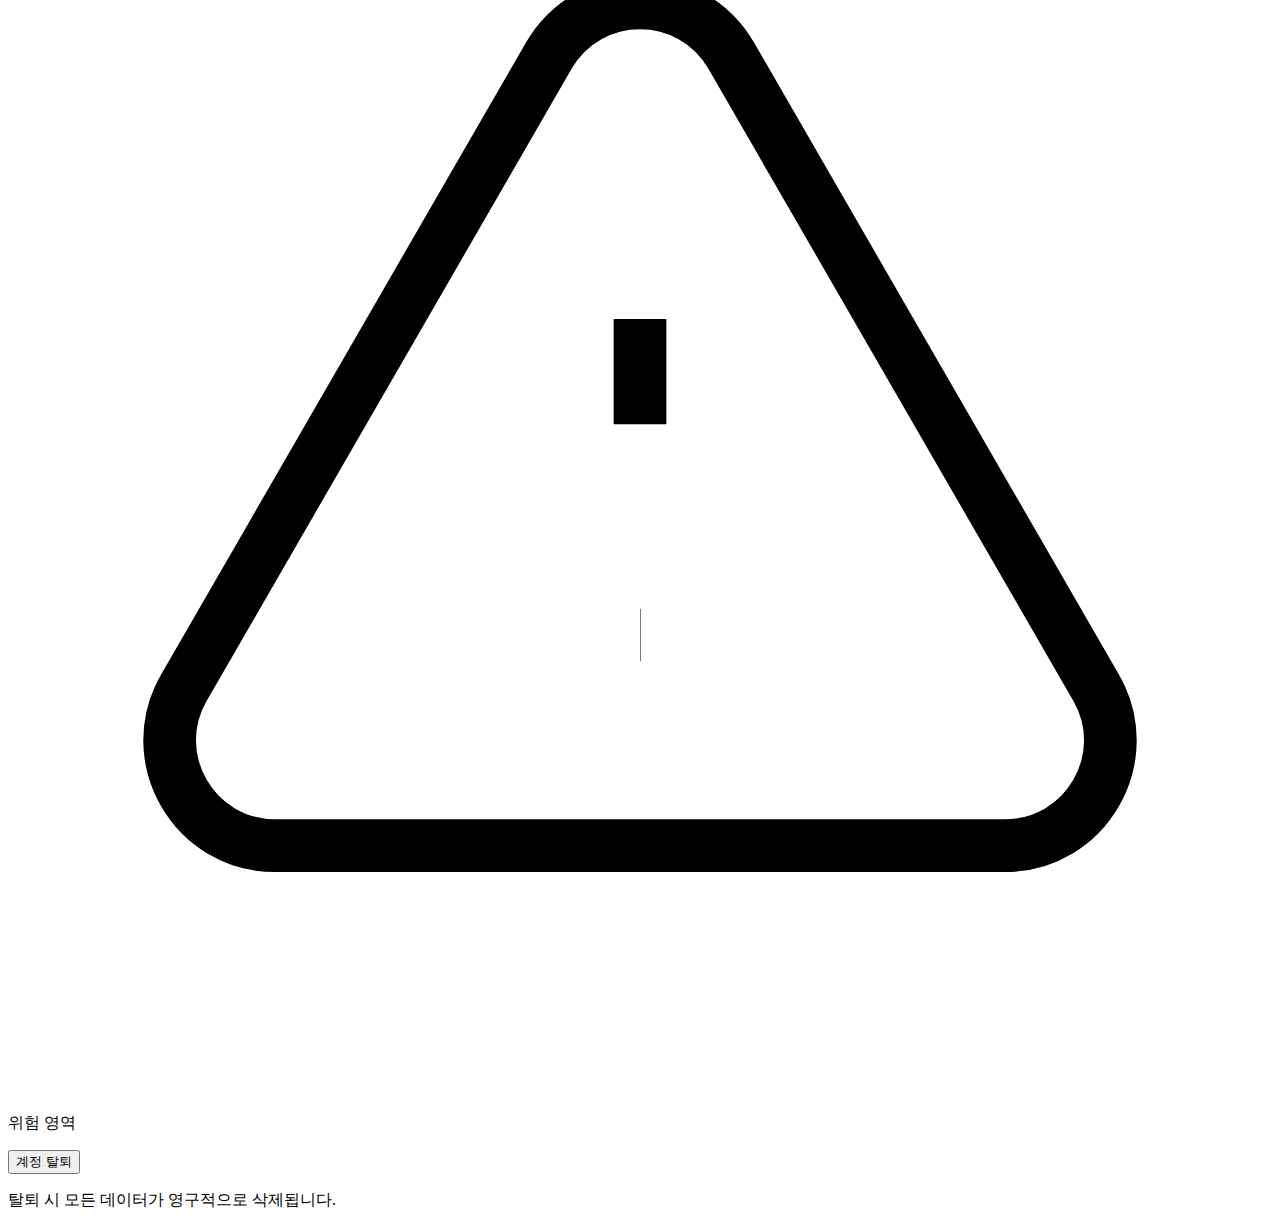
<file: src/main/resources/templates/user/mypage.html>
<!DOCTYPE html>
<html xmlns:th="http://www.thymeleaf.org">
<head th:replace="~{layout/header :: head}"></head>

<body class="bg-[#F9F6F1]">
<div th:replace="~{layout/header :: header}"></div>

<main class="max-w-6xl mx-auto py-12 px-6 flex gap-10">
    <aside class="w-64 shrink-0 space-y-3">
        <h2 class="text-lg font-bold text-[#5A4D41] mb-6 px-2">마이페이지</h2>

        <button onclick="switchTab('activity')" id="tab-btn-activity"
                class="w-full flex justify-between items-center p-4 rounded-xl transition-all bg-[#D4C4B0] text-white shadow-sm">
            <span class="font-medium">✨ 나의 활동</span>
            <svg class="w-4 h-4" fill="none" stroke="currentColor" viewBox="0 0 24 24">
                <path stroke-linecap="round" stroke-linejoin="round" stroke-width="2" d="M9 5l7 7-7 7"></path>
            </svg>
        </button>

        <button onclick="switchTab('account')" id="tab-btn-account"
                class="w-full flex justify-between items-center p-4 rounded-xl transition-all bg-white text-[#8B7355] border border-[#E8D5C4]/50 hover:bg-[#F2ECE4]">
            <span class="font-medium">⚙️ 계정 관리</span>
            <svg class="w-4 h-4" fill="none" stroke="currentColor" viewBox="0 0 24 24">
                <path stroke-linecap="round" stroke-linejoin="round" stroke-width="2" d="M9 5l7 7-7 7"></path>
            </svg>
        </button>

        <button onclick="switchTab('reports')" id="tab-btn-reports"
                class="w-full flex justify-between items-center p-4 rounded-xl transition-all bg-white text-[#8B7355] border border-[#E8D5C4]/50 hover:bg-[#F2ECE4]">
            <span class="font-medium">🚨 신고 내역</span>
            <svg class="w-4 h-4" fill="none" stroke="currentColor" viewBox="0 0 24 24">
                <path stroke-linecap="round" stroke-linejoin="round" stroke-width="2" d="M9 5l7 7-7 7"></path>
            </svg>
        </button>
    </aside>

    <section class="flex-1 min-h-[600px]">

        <div id="content-activity" class="space-y-6">
            <h3 class="text-xl font-bold text-[#5A4D41] mb-6">나의 활동</h3>

            <div class="grid grid-cols-3 gap-4">
                <div th:onclick="|location.href='@{/posts/my}'|"
                     class="bg-white p-6 rounded-2xl border border-[#E8D5C4]/30 shadow-sm cursor-pointer hover:bg-[#F2ECE4] transition-all">
                    <p class="text-[#A89080] text-sm mb-2">작성한 게시물</p>
                    <p class="text-2xl font-bold text-[#5A4D41]">
                        <span th:text="${postCount != null ? postCount : 0}">0</span>
                        <span class="text-base ml-1">개</span>
                    </p>
                </div>

                <div th:onclick="|location.href='@{/comments/my}'|"
                     class="bg-white p-6 rounded-2xl border border-[#E8D5C4]/30 shadow-sm cursor-pointer hover:bg-[#F2ECE4] transition-all">
                    <p class="text-[#A89080] text-sm mb-2">작성한 댓글</p>
                    <p class="text-2xl font-bold text-[#5A4D41]">
                        <span th:text="${commentCount != null ? commentCount : 0}">0</span>
                        <span class="text-base ml-1">개</span>
                    </p>
                </div>
            </div>

            <div class="mt-10">
                <h4 class="text-[#8B7355] font-semibold mb-4">최근 작성한 게시물</h4>

                <div class="grid grid-cols-2 gap-4"
                     th:if="${myPosts != null and !myPosts.isEmpty()}">

                    <div th:each="post : ${myPosts}"
                         th:if="${post != null}"
                         th:onclick="|location.href='/posts/' + ${post.id}|"
                         class="bg-white rounded-xl overflow-hidden border border-[#E8D5C4]/20 shadow-sm cursor-pointer hover:shadow-md transition-all">

                        <img th:if="${post.images != null and !post.images.isEmpty()}"
                             th:src="@{${post.images[0]}}"
                             class="w-full h-32 object-cover"/>
                        <div th:unless="${post.images != null and !post.images.isEmpty()}"
                             class="w-full h-32 bg-[#F2ECE4] flex items-center justify-center text-[#A89080] text-xs">
                            No Image
                        </div>

                        <div class="p-4">
                            <p class="font-medium text-[#5A4D41] truncate"
                               th:text="${post.title}">제목</p>
                            <p class="text-xs text-[#A89080]"
                               th:text="${#temporals.format(post.createdAt, 'yyyy.MM.dd')}">날짜</p>
                        </div>
                    </div>
                </div>

                <div th:if="${myPosts == null or myPosts.isEmpty()}"
                     class="py-20 text-center bg-white rounded-2xl border border-dashed border-[#E8D5C4]">
                    <p class="text-[#A89080]">아직 작성한 게시물이 없습니다.</p>
                </div>
            </div>
        </div>
        <div id="content-reports" class="hidden space-y-6">
            <h3 class="text-xl font-bold text-[#5A4D41] mb-6">🚨 신고 내역</h3>
            <div class="space-y-4">
                <div th:each="reason : ${dummyReports}"
                     class="bg-white p-6 rounded-2xl border border-red-100 shadow-sm flex flex-col gap-3">
                    <div class="flex justify-between items-start">
                        <div>
                            <span class="inline-block px-2 py-0.5 rounded text-[10px] font-bold bg-red-50 text-red-500 mb-2">신고 접수</span>
                            <h3 class="text-lg font-bold text-[#5A4D41]" th:text="${reason}">더미 사유</h3>
                        </div>
                        <span class="text-xs font-medium px-3 py-1 rounded-full bg-gray-100 text-gray-500">검토 대기중</span>
                    </div>
                    <div class="flex justify-between items-end border-t border-gray-50 pt-3">
                        <p class="text-xs text-[#A89080]">2026.01.16</p>
                        <span class="text-xs font-bold text-[#A89080]">상세보기 준비중</span>
                    </div>
                </div>

                <div th:if="${dummyReports == null or dummyReports.isEmpty()}"
                     class="py-20 text-center bg-white rounded-2xl border border-dashed border-[#E8D5C4]">
                    <p class="text-[#A89080]">현재 신고된 내역이 없습니다. 😊</p>
                </div>
            </div>
        </div>

        <div id="content-account" class="hidden space-y-6">
            <h3 class="text-xl font-bold text-[#5A4D41] mb-6">계정 관리</h3>

            <form th:action="@{/user/mypage/update}" method="post"
                  class="bg-white p-8 rounded-2xl border border-[#E8D5C4]/30 shadow-sm space-y-6">

                <div>
                    <label class="block text-xs text-[#A89080] mb-1">아이디</label>
                    <div class="p-4 bg-[#F9F6F1] rounded-xl text-[#5A4D41] font-medium"
                         th:text="${user != null ? user.loginId : 'N/A'}">userid
                    </div>
                </div>

                <div>
                    <label class="block text-xs text-[#A89080] mb-1">닉네임 수정</label>
                    <input type="text" name="nickname"
                           th:value="${user != null ? user.nickname : ''}"
                           class="w-full p-4 bg-[#F9F6F1] rounded-xl text-[#5A4D41] border-none focus:ring-1 focus:ring-[#D4C4B0]">
                </div>

                <div>
                    <label class="block text-xs text-[#A89080] mb-1">이메일 수정</label>
                    <input type="email" name="email"
                           th:value="${user != null ? user.email : ''}"
                           class="w-full p-4 bg-[#F9F6F1] rounded-xl text-[#5A4D41] border-none focus:ring-1 focus:ring-[#D4C4B0]">
                </div>

                <link rel="stylesheet" href="https://cdnjs.cloudflare.com/ajax/libs/font-awesome/6.0.0/css/all.min.css">

                <div class="password-management" style="margin-top: 40px !important;">
                    <div style="border-top: 1px dashed #e2ddd9 !important; margin-bottom: 35px !important;"></div>

                    <h3 style="font-family: 'Pretendard', sans-serif !important; font-size: 20px !important; color: #4a4a4a !important; margin-bottom: 25px !important; font-weight: 600 !important;">비밀번호 변경</h3>

                    <div class="form-group" style="margin-bottom: 20px !important;">
                        <label class="form-label" style="display: block !important; font-size: 13px !important; color: #8c8c8c !important; margin-bottom: 10px !important;">새 비밀번호</label>
                        <div class="input-with-button" style="display: flex !important; gap: 10px !important;">
                            <div style="flex: 1; position: relative;">
                                <input type="password" id="newPassword" class="form-input"
                                       style="width: 100% !important; padding: 20px !important; border: none !important; border-radius: 12px !important; background-color: #f6f3f0 !important; font-size: 15px !important; color: #4a4a4a !important;"
                                       placeholder="새 비밀번호 입력">
                                <i class="fa-regular fa-eye" id="toggleNewPw"
                                   onclick="togglePwVisibility('newPassword', 'toggleNewPw')"
                                   style="position: absolute; right: 18px; top: 50%; transform: translateY(-50%); cursor: pointer; color: #b0b0b0;"></i>
                            </div>
                            <div style="width: 100px;"></div>
                        </div>
                    </div>

                    <div class="form-group" style="margin-bottom: 10px !important;">
                        <label class="form-label" style="display: block !important; font-size: 13px !important; color: #8c8c8c !important; margin-bottom: 10px !important;">비밀번호 확인</label>
                        <div class="input-with-button" style="display: flex !important; gap: 10px !important;">
                            <div style="flex: 1; position: relative;">
                                <input type="password" id="confirmPassword" class="form-input"
                                       style="width: 100% !important; padding: 20px !important; border: none !important; border-radius: 12px !important; background-color: #f6f3f0 !important; font-size: 15px !important; color: #4a4a4a !important;"
                                       placeholder="비밀번호 확인">
                                <i class="fa-regular fa-eye" id="toggleConfirmPw"
                                   onclick="togglePwVisibility('confirmPassword', 'toggleConfirmPw')"
                                   style="position: absolute; right: 18px; top: 50%; transform: translateY(-50%); cursor: pointer; color: #b0b0b0;"></i>
                            </div>
                            <button type="button" class="btn-check" onclick="updatePassword()"
                                    style="width: 100px !important; background-color: #6d6158 !important; color: white !important; border: none !important; border-radius: 12px !important; font-weight: bold !important; cursor: pointer !important; font-size: 15px !important;">
                                변경
                            </button>
                        </div>
                    </div>

                    <p id="pw-msg" style="text-align: left !important; font-size: 12px !important; margin-left: 5px !important; color: #e74c3c !important; min-height: 20px !important;"></p>
                </div>


                <div class="pt-4 border-t border-[#E8D5C4]/20">
                    <label class="block text-xs text-red-400 mb-1 font-bold italic underline">보안 확인: 현재 비밀번호</label>
                    <input type="password" name="currentPassword" required
                           placeholder="정보 수정을 위해 비밀번호를 입력해주세요"
                           class="w-full p-4 bg-[#FFFBF8] rounded-xl text-[#5A4D41] border border-red-100 focus:ring-1 focus:ring-red-200 outline-none">
                    <p th:if="${error}" class="text-xs text-red-500 mt-2" th:text="${error}"></p>
                </div>

                <button type="submit"
                        class="w-full py-4 bg-[#D4C4B0] text-white font-semibold rounded-xl hover:bg-[#C9B5A0] transition-colors shadow-sm">
                    프로필 수정 완료
                </button>
            </form>

            <div class="bg-white p-8 rounded-2xl border border-[#E8D5C4]/30 shadow-sm">
                <div class="pt-2">
                    <p class="text-red-400 text-sm font-bold mb-3 flex items-center">
                        <svg class="w-4 h-4 mr-1" fill="none" stroke="currentColor" viewBox="0 0 24 24">
                            <path d="M12 9v2m0 4h.01m-6.938 4h13.856c1.54 0 2.502-1.667 1.732-3L13.732 4c-.77-1.333-2.694-1.333-3.464 0L3.34 16c-.77 1.333.192 3 1.732 3z"></path>
                        </svg>
                        위험 영역
                    </p>

                    <form th:action="@{/user/mypage/delete}" method="post"
                          onsubmit="return confirm('정말 탈퇴하시겠습니까?');">
                        <button type="submit"
                                class="w-full py-4 border border-red-200 text-red-400 font-semibold rounded-xl hover:bg-red-50 transition-colors">
                            계정 탈퇴
                        </button>
                    </form>
                </div>
                <p class="text-center text-[11px] text-[#A89080] mt-2">
                    탈퇴 시 모든 데이터가 영구적으로 삭제됩니다.
                </p>
            </div>
        </div>
        </div>
    </section>
</main>

<script>
    function switchTab(tabName) {
        const activityContent = document.getElementById('content-activity');
        const accountContent = document.getElementById('content-account');
        const reportsContent = document.getElementById('content-reports'); // ✅ 추가

        const activityBtn = document.getElementById('tab-btn-activity');
        const accountBtn = document.getElementById('tab-btn-account');
        const reportsBtn = document.getElementById('tab-btn-reports'); // ✅ 추가

        const activeClass = "w-full flex justify-between items-center p-4 rounded-xl transition-all bg-[#D4C4B0] text-white shadow-sm";
        const inactiveClass = "w-full flex justify-between items-center p-4 rounded-xl transition-all bg-white text-[#8B7355] border border-[#E8D5C4]/50 hover:bg-[#F2ECE4]";

        if (tabName === 'activity') {
            activityContent.classList.remove('hidden');
            accountContent.classList.add('hidden');
            reportsContent.classList.add('hidden'); // ✅ 추가
            activityBtn.className = activeClass;
            accountBtn.className = inactiveClass;
            reportsBtn.className = inactiveClass; // ✅ 추가
        } else if (tabName === 'reports') { // ✅ 신고 내역 로직 추가
            activityContent.classList.add('hidden');
            accountContent.classList.add('hidden');
            reportsContent.classList.remove('hidden');
            activityBtn.className = inactiveClass;
            accountBtn.className = inactiveClass;
            reportsBtn.className = activeClass;
        } else {
            activityContent.classList.add('hidden');
            accountContent.classList.remove('hidden');
            reportsContent.classList.add('hidden'); // ✅ 추가
            accountBtn.className = activeClass;
            activityBtn.className = inactiveClass;
            reportsBtn.className = inactiveClass; // ✅ 추가
        }
    }
    function updatePassword() {
        const currentPw = document.querySelector('input[name="currentPassword"]').value;
        const newPw = document.getElementById('newPassword').value;
        const confirmPw = document.getElementById('confirmPassword').value;
        const msg = document.getElementById('pw-msg');

        // 1. 유효성 체크
        if (!currentPw) {
            alert("현재 비밀번호를 입력해야 변경이 가능합니다.");
            return;
        }
        if (!newPw || newPw.length < 6) {
            alert("새 비밀번호는 6자 이상 입력해주세요.");
            return;
        }
        if (newPw !== confirmPw) {
            msg.innerText = "비밀번호 확인이 일치하지 않습니다.";
            msg.style.color = "red";
            return;
        }

        // 2. 서버로 데이터 전송 (AJAX)
        const formData = new URLSearchParams();
        formData.append('currentPassword', currentPw);
        formData.append('newPassword', newPw);

        fetch('/user/update-pw', {
            method: 'POST',
            headers: { 'Content-Type': 'application/x-www-form-urlencoded' },
            body: formData
        })
            .then(res => {
                if (res.ok) {
                    alert("비밀번호가 성공적으로 변경되었습니다. 보안을 위해 다시 로그인해주세요.");
                    location.href = "/user/logout"; // 변경 후 로그아웃 처리 (권장)
                } else if (res.status === 400) {
                    alert("현재 비밀번호가 틀렸습니다.");
                } else {
                    alert("변경 중 오류가 발생했습니다.");
                }
            })
            .catch(err => console.error("Error:", err));
    }
    // 비밀번호 보기/가리기 토글 함수
    function togglePwVisibility(inputId, iconId) {
        const pwInput = document.getElementById(inputId);
        const icon = document.getElementById(iconId);

        if (pwInput.type === 'password') {
            pwInput.type = 'text';
            icon.classList.remove('fa-eye');
            icon.classList.add('fa-eye-slash'); // 눈 가리기 아이콘으로 변경
            icon.style.color = "#6d6158"; // 강조 색상
        } else {
            pwInput.type = 'password';
            icon.classList.remove('fa-eye-slash');
            icon.classList.add('fa-eye'); // 다시 눈 아이콘으로 변경
            icon.style.color = "#ccc";
        }
    }
</script>

<div th:replace="~{layout/header :: commonScript}"></div>
</body>
</html>
</file>
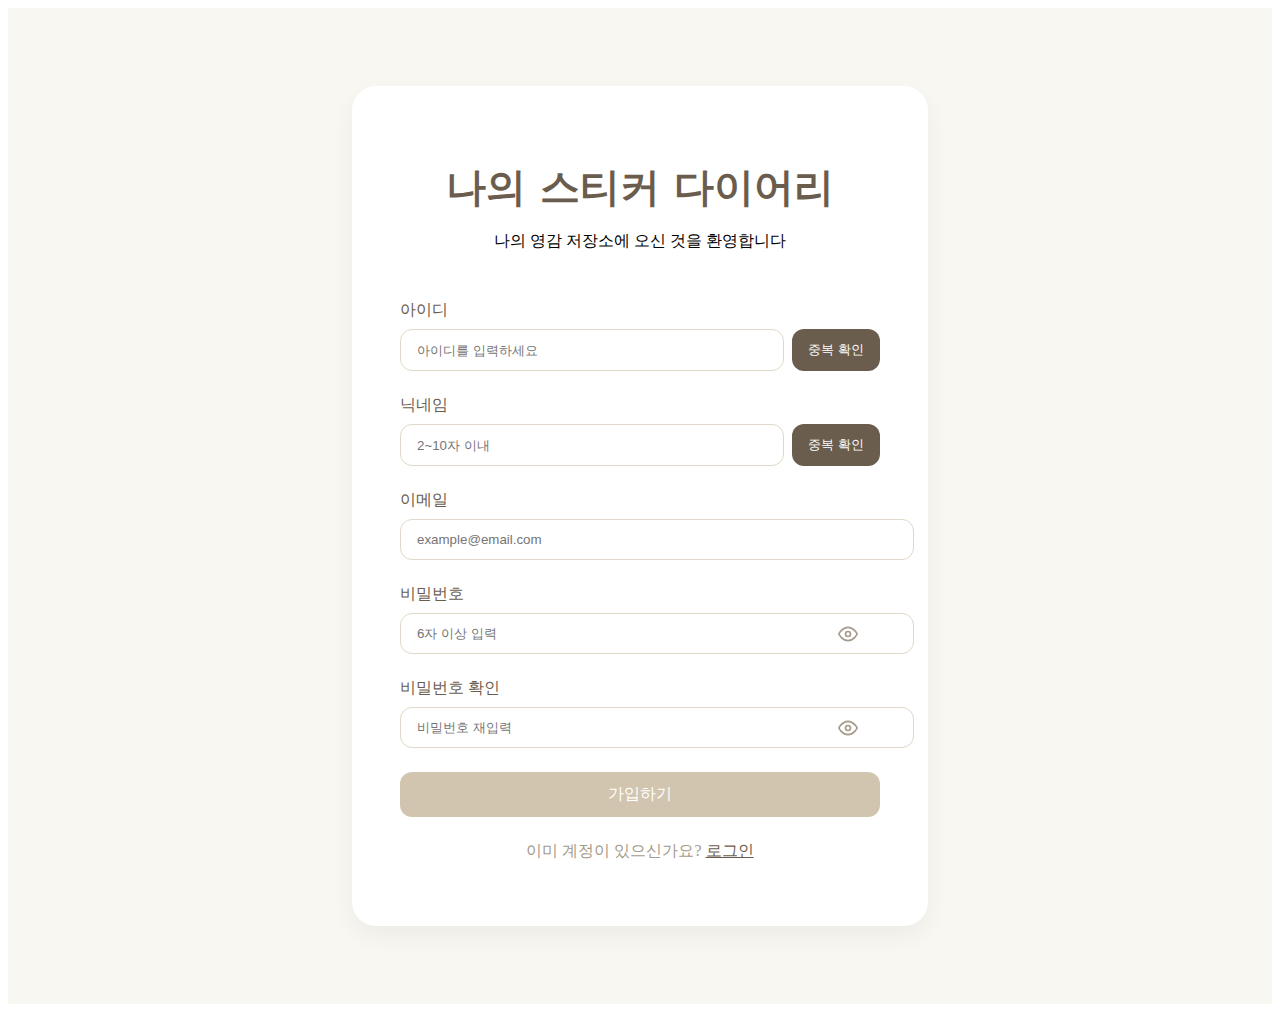
<file: src/main/resources/templates/user/signup.html>
<!DOCTYPE html>
<html xmlns:th="http://www.thymeleaf.org">
<head>
    <th:block th:replace="~{layout/header :: head}"></th:block>
    <title>회원가입 - 나의 스티커 다이어리</title>
    <style>
        :root {
            --primary-beige: #d2c5b0;
            --secondary-beige: #eaddca;
            --bg-white: #f9f7f2;
            --bg-cream: #ffffff;
            --text-dark: #6b5d4d;
            --text-medium: #a69a8b;
            --border-light: #e0d8c8;
            --font-sans: 'Pretendard', sans-serif;
            --font-serif: 'serif';
        }

        .signup-page {
            min-height: 100vh;
            background: var(--bg-white);
            display: flex;
            align-items: center;
            justify-content: center;
            padding: 3rem 1.5rem;
        }

        .signup-container {
            width: 100%;
            max-width: 30rem;
            margin: 0 auto;
            background: white;
            padding: 3rem;
            border-radius: 1.5rem;
            box-shadow: 0 10px 25px rgba(0, 0, 0, 0.05);
        }

        .signup-logo {
            text-align: center;
            margin-bottom: 3rem;
        }

        .signup-logo h1 {
            font-family: var(--font-serif);
            font-size: 2.5rem;
            font-weight: 600;
            color: var(--text-dark);
            margin-bottom: 0.5rem;
            cursor: pointer;
        }

        .signup-form {
            display: flex;
            flex-direction: column;
            gap: 1.5rem;
        }

        .form-group {
            display: flex;
            flex-direction: column;
        }

        .form-label {
            display: block;
            font-family: var(--font-sans);
            color: var(--text-dark);
            margin-bottom: 0.5rem;
            font-weight: 500;
        }

        .form-input {
            width: 100%;
            padding: 0.75rem 1rem;
            background: var(--bg-cream);
            border: 1px solid var(--border-light);
            border-radius: 0.75rem;
            outline: none;
            transition: all 0.3s ease;
        }

        .form-input:focus {
            box-shadow: 0 0 0 2px var(--secondary-beige);
        }

        .input-with-button {
            display: flex;
            gap: 0.5rem;
        }

        .input-wrapper {
            position: relative;
        }

        .btn-check {
            padding: 0.75rem 1rem;
            background: var(--text-dark);
            color: white;
            border: none;
            border-radius: 0.75rem;
            cursor: pointer;
            white-space: nowrap;
        }

        .input-icon-btn {
            position: absolute;
            right: 1rem;
            top: 50%;
            transform: translateY(-50%);
            background: none;
            border: none;
            color: var(--text-medium);
            cursor: pointer;
            display: flex;
            align-items: center;
        }

        .help-text {
            font-family: var(--font-sans);
            font-size: 0.875rem;
            margin-top: 0.5rem;
            display: none;
        }

        .help-text.success { color: #22c55e; display: block; }
        .help-text.error { color: #ef4444; display: block; }

        .btn-submit {
            width: 100%;
            padding: 0.75rem;
            background: var(--primary-beige);
            color: white;
            border: none;
            border-radius: 0.75rem;
            font-size: 1rem;
            font-weight: 500;
            cursor: pointer;
        }

        .signup-footer {
            margin-top: 1.5rem;
            text-align: center;
            color: var(--text-medium);
        }

        .signup-footer a { color: var(--text-dark); text-decoration: underline; }
    </style>
</head>
<body>
<div th:replace="~{layout/header :: header}"></div>

<div class="signup-page">
    <div class="signup-container">
        <div class="signup-logo">
            <h1 onclick="window.location.href='/'">나의 스티커 다이어리</h1>
            <p>나의 영감 저장소에 오신 것을 환영합니다</p>
        </div>

        <form th:action="@{/user/signup}" method="post" class="signup-form" id="signupForm">

            <div class="form-group">
                <label for="loginId" class="form-label">아이디</label>
                <div class="input-with-button">
                    <input type="text" id="loginId" name="loginId" class="form-input" placeholder="아이디를 입력하세요" required minlength="3">
                    <button type="button" class="btn-check" onclick="checkUsername()">중복 확인</button>
                </div>
                <p id="usernameCheck" class="help-text"></p>
            </div>

            <div class="form-group">
                <label for="nickname" class="form-label">닉네임</label>
                <div class="input-with-button">
                    <input type="text" id="nickname" name="nickname" class="form-input" placeholder="2~10자 이내" required>
                    <button type="button" class="btn-check" onclick="checkNickname()">중복 확인</button>
                </div>
                <p id="nicknameCheck" class="help-text"></p>
            </div>

            <div class="form-group">
                <label for="email" class="form-label">이메일</label>
                <input type="email" id="email" name="email" class="form-input" placeholder="example@email.com" required>
                <p id="emailCheck" class="help-text"></p>
            </div>

            <div class="form-group">
                <label for="password" class="form-label">비밀번호</label>
                <div class="input-wrapper">
                    <input type="password" id="password" name="password" class="form-input" placeholder="6자 이상 입력" required minlength="6">
                    <button type="button" class="input-icon-btn" onclick="togglePassword('password', 'eyeIcon1')">
                        <svg id="eyeIcon1" width="20" height="20" viewBox="0 0 24 24" fill="none" stroke="currentColor" stroke-width="2"><path d="M1 12s4-8 11-8 11 8 11 8-4 8-11 8-11-8-11-8z"></path><circle cx="12" cy="12" r="3"></circle></svg>
                    </button>
                </div>
            </div>

            <div class="form-group">
                <label for="confirmPassword" class="form-label">비밀번호 확인</label>
                <div class="input-wrapper">
                    <input type="password" id="confirmPassword" class="form-input" placeholder="비밀번호 재입력" required>
                    <button type="button" class="input-icon-btn" onclick="togglePassword('confirmPassword', 'eyeIcon2')">
                        <svg id="eyeIcon2" width="20" height="20" viewBox="0 0 24 24" fill="none" stroke="currentColor" stroke-width="2"><path d="M1 12s4-8 11-8 11 8 11 8-4 8-11 8-11-8-11-8z"></path><circle cx="12" cy="12" r="3"></circle></svg>
                    </button>
                </div>
                <p id="passwordCheck" class="help-text"></p>
            </div>

            <button type="submit" class="btn-submit">가입하기</button>
        </form>

        <div class="signup-footer">
            <p>이미 계정이 있으신가요? <a th:href="@{/login}">로그인</a></p>
        </div>
    </div>
</div>

<script>
    // let usernameChecked = false;
    // let usernameAvailable = false;
    // let nicknameChecked = false;
    // let nicknameAvailable = false;

    // 1. 아이디 중복 확인
    // async function checkUsername() {
    //     const username = document.getElementById('username').value.trim();
    //     const checkElement = document.getElementById('usernameCheck');
    //     if (!username || username.length < 3) {
    //         showMessage(checkElement, '아이디는 3자 이상이어야 합니다.', 'error');
    //         return;
    //     }
    //     try {
    //         const response = await fetch(`/api/member/check-loginId?loginId=${encodeURIComponent(username)}`);
    //         const isDuplicate = await response.json();
    //         usernameChecked = true;
    //         usernameAvailable = !isDuplicate;
    //         isDuplicate ? showMessage(checkElement, '✗ 이미 사용 중인 아이디입니다.', 'error')
    //             : showMessage(checkElement, '✓ 사용 가능한 아이디입니다.', 'success');
    //     } catch (e) { showMessage(checkElement, '확인 중 오류가 발생했습니다.', 'error'); }
    // }
    // async function checkUsername() {
    //     const username = document.getElementById('username').value.trim();
    //     const checkElement = document.getElementById('usernameCheck');
    //
    //     try {
    //         const response = await fetch(`/api/member/check-loginId?loginId=${encodeURIComponent(username)}`);
    //
    //         if (!response.ok) {
    //             // 서버 응답 자체가 실패한 경우 (404, 500 등)
    //             throw new Error(`서버 응답 오류: ${response.status}`);
    //         }
    //
    //         const isDuplicate = await response.json();
    //         // ... (성공 로직)
    //     } catch (error) {
    //         console.error('상세 에러 내용:', error); // 콘솔에 찍힌 에러 메시지를 확인하세요.
    //         checkElement.textContent = `오류 발생: ${error.message}`;
    //         checkElement.className = 'help-text error';
    //         checkElement.style.display = 'block';
    //     }
    // }
    //
    // // 2. 닉네임 중복 확인
    // async function checkNickname() {
    //     const nickname = document.getElementById('nickname').value.trim();
    //     const checkElement = document.getElementById('nicknameCheck');
    //     if (!nickname || nickname.length < 2) {
    //         showMessage(checkElement, '닉네임은 2자 이상이어야 합니다.', 'error');
    //         return;
    //     }
    //     try {
    //         const response = await fetch(`/api/member/check-nickname?nickname=${encodeURIComponent(nickname)}`);
    //         const isDuplicate = await response.json();
    //         nicknameChecked = true;
    //         nicknameAvailable = !isDuplicate;
    //         isDuplicate ? showMessage(checkElement, '✗ 이미 사용 중인 닉네임입니다.', 'error')
    //             : showMessage(checkElement, '✓ 사용 가능한 닉네임입니다.', 'success');
    //     } catch (e) { showMessage(checkElement, '확인 중 오류가 발생했습니다.', 'error'); }
    // }

    // 3. 이메일 형식 검사
    document.getElementById('email').addEventListener('blur', function() {
        const emailRegex = /^[a-zA-Z0-9._%+-]+@[a-zA-Z0-9.-]+\.[a-zA-Z]{2,}$/;
        const checkElement = document.getElementById('emailCheck');
        if (!this.value) { checkElement.style.display = 'none'; return; }
        emailRegex.test(this.value) ? showMessage(checkElement, '✓ 올바른 이메일 형식입니다.', 'success')
            : showMessage(checkElement, '✗ 올바른 이메일 형식을 입력해주세요.', 'error');
    });

    // 4. 비밀번호 표시 토글
    function togglePassword(inputId, iconId) {
        const input = document.getElementById(inputId);
        const icon = document.getElementById(iconId);
        if (input.type === 'password') {
            input.type = 'text';
            icon.innerHTML = '<path d="M17.94 17.94A10.07 10.07 0 0 1 12 20c-7 0-11-8-11-8a18.45 18.45 0 0 1 5.06-5.94M9.9 4.24A9.12 9.12 0 0 1 12 4c7 0 11 8 11 8a18.5 18.5 0 0 1-2.16 3.19m-6.72-1.07a3 3 0 1 1-4.24-4.24"></path><line x1="1" y1="1" x2="23" y2="23"></line>';
        } else {
            input.type = 'password';
            icon.innerHTML = '<path d="M1 12s4-8 11-8 11 8 11 8-4 8-11 8-11-8-11-8z"></path><circle cx="12" cy="12" r="3"></circle>';
        }
    }

    // 5. 비밀번호 일치 실시간 확인
    document.getElementById('confirmPassword').addEventListener('input', function() {
        const checkElement = document.getElementById('passwordCheck');
        const isMatch = this.value === document.getElementById('password').value;
        isMatch ? showMessage(checkElement, '✓ 비밀번호가 일치합니다.', 'success')
            : showMessage(checkElement, '✗ 비밀번호가 일치하지 않습니다.', 'error');
    });

    function showMessage(el, msg, cls) {
        el.textContent = msg;
        el.className = `help-text ${cls}`;
        el.style.display = 'block';
    }

    // 제출 전 최종 검사
    document.getElementById('signupForm').addEventListener('submit', function(e) {
        if (!usernameChecked || !usernameAvailable) { alert('아이디 중복 확인이 필요합니다.'); e.preventDefault(); }
        else if (!nicknameChecked || !nicknameAvailable) { alert('닉네임 중복 확인이 필요합니다.'); e.preventDefault(); }
        else if (document.getElementById('password').value !== document.getElementById('confirmPassword').value) { alert('비밀번호가 일치하지 않습니다.'); e.preventDefault(); }
    });
</script>
</body>
</html>
</file>
